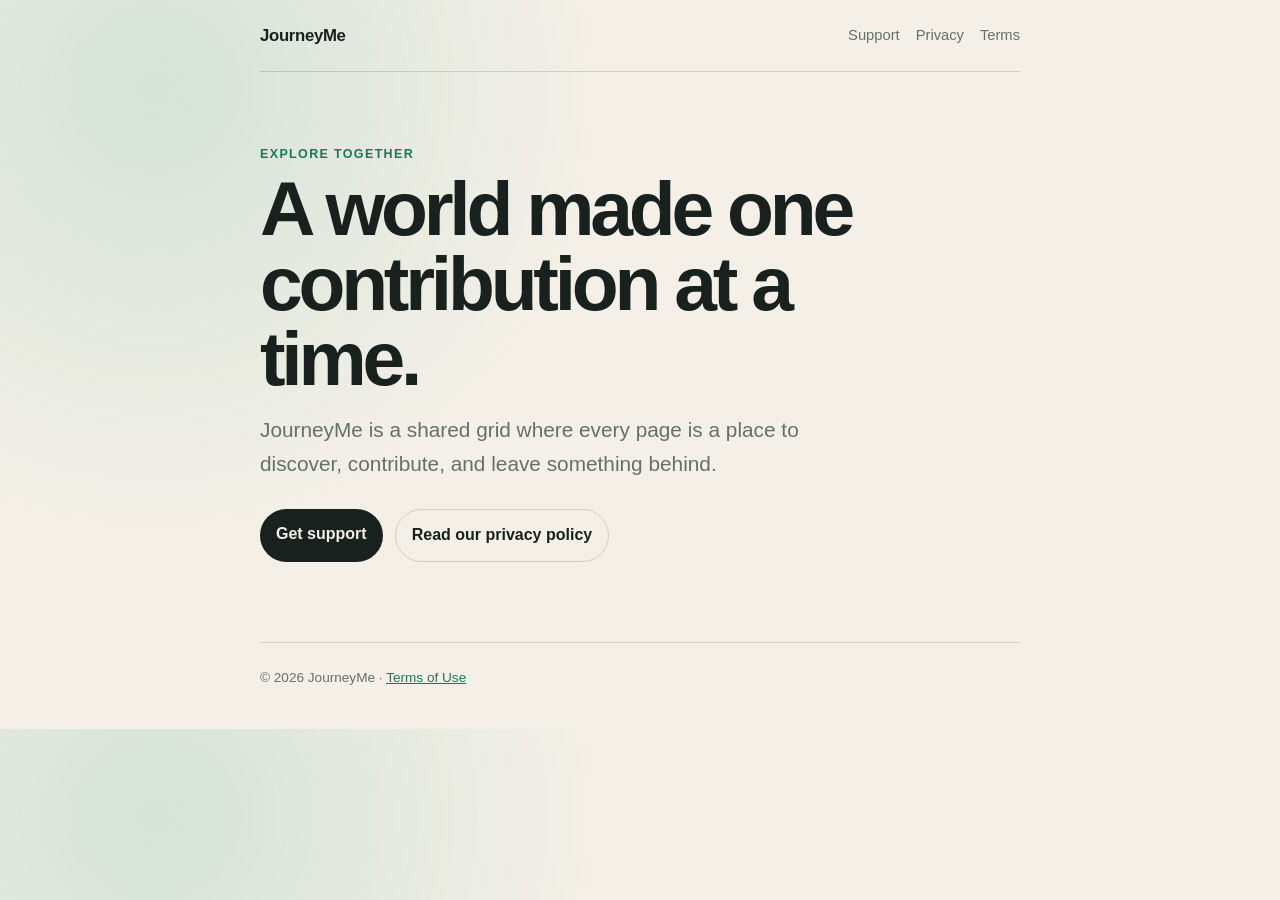
<file: journeyme/index.html>
<!doctype html>
<html lang="en">
<head>
  <meta charset="utf-8">
  <meta name="viewport" content="width=device-width, initial-scale=1">
  <meta name="description" content="Official support and privacy information for JourneyMe.">
  <title>JourneyMe</title>
  <link rel="stylesheet" href="styles.css">
</head>
<body>
  <div class="shell">
    <header>
      <a class="brand" href="index.html">JourneyMe</a>
      <nav aria-label="Main navigation">
        <a href="support.html">Support</a>
        <a href="privacy.html">Privacy</a>
        <a href="terms.html">Terms</a>
      </nav>
    </header>
    <main>
      <div class="eyebrow">Explore together</div>
      <h1>A world made one contribution at a time.</h1>
      <p class="lede">JourneyMe is a shared grid where every page is a place to discover, contribute, and leave something behind.</p>
      <div class="actions">
        <a class="button" href="support.html">Get support</a>
        <a class="button secondary" href="privacy.html">Read our privacy policy</a>
      </div>
    </main>
    <footer>© 2026 JourneyMe · <a href="terms.html">Terms of Use</a></footer>
  </div>
</body>
</html>
</file>
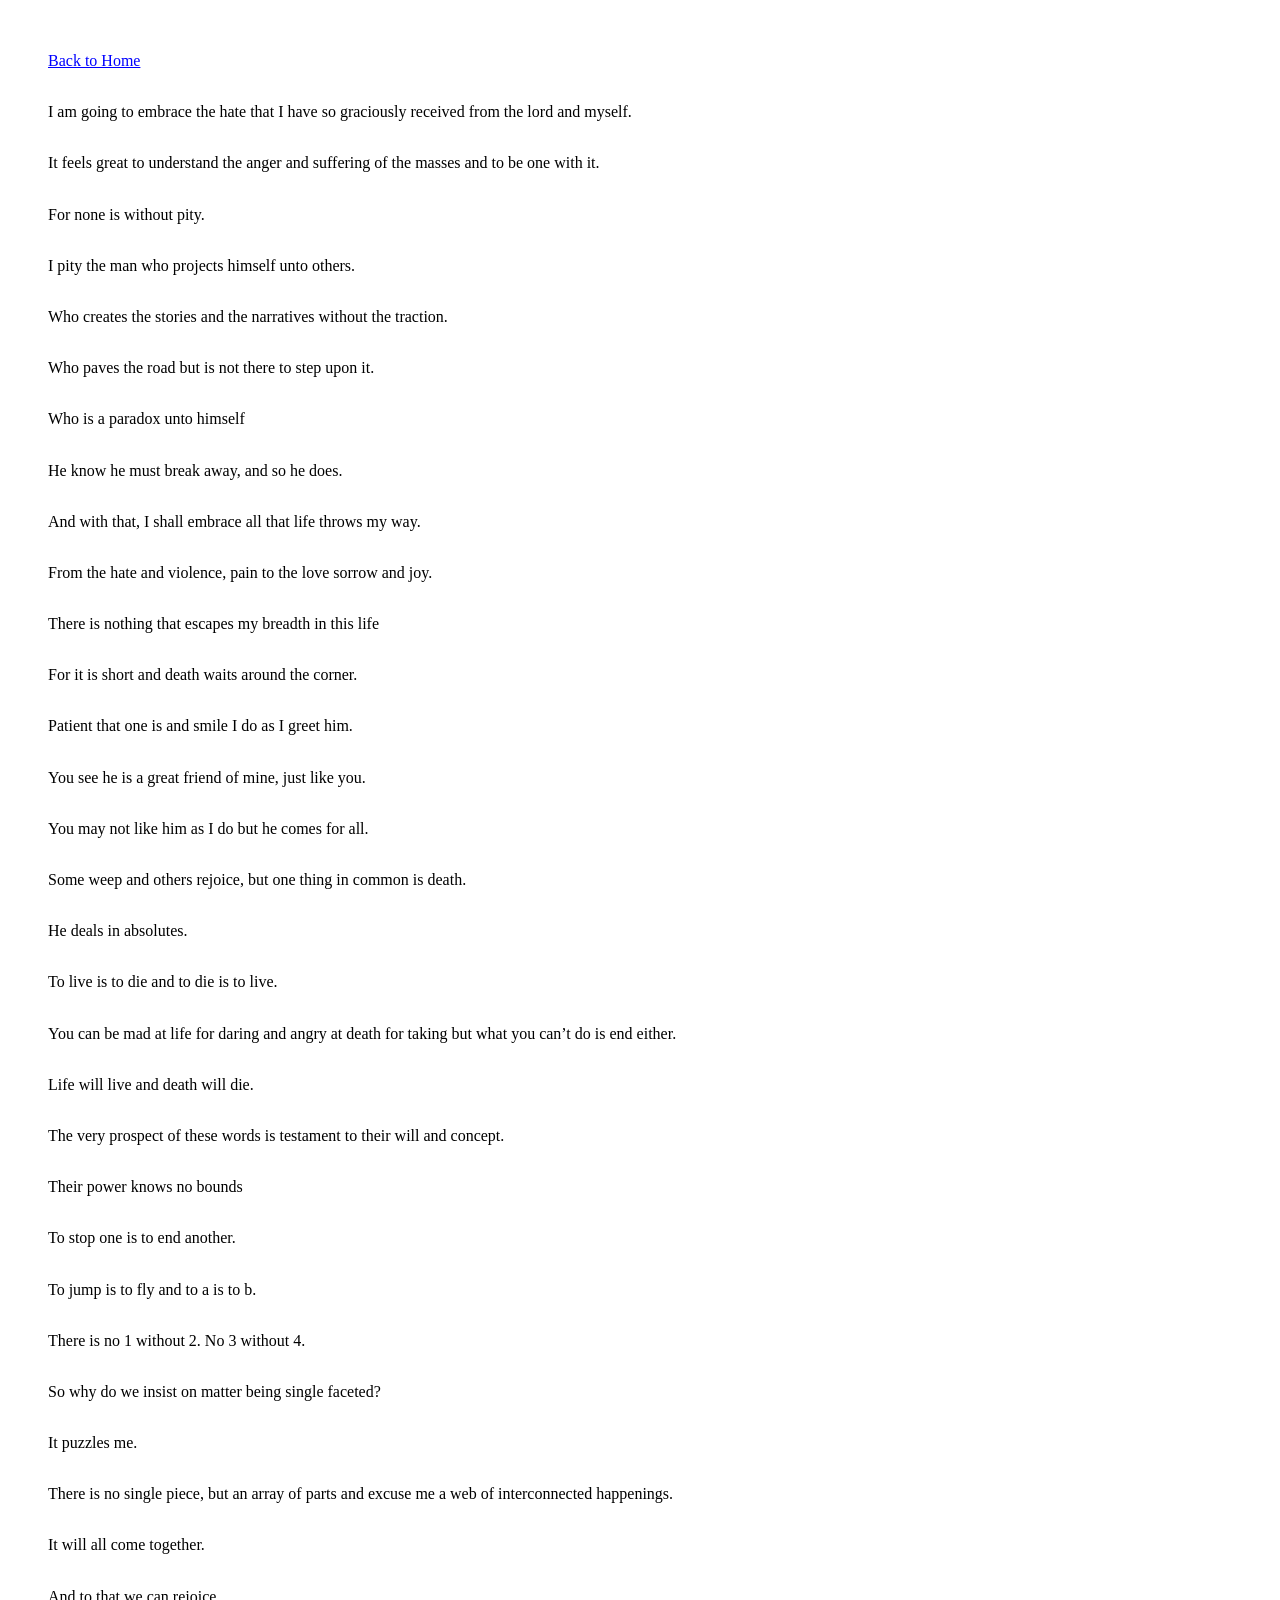
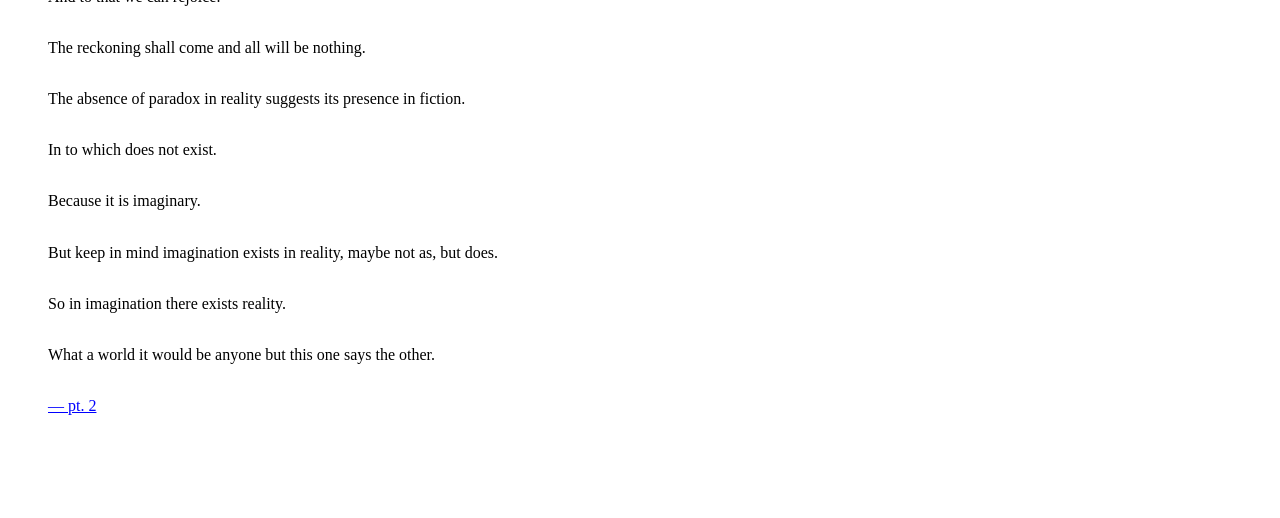
<file: part1.html>
<!DOCTYPE html>
<html lang="en">
<head>
<meta charset="UTF-8">
<title>Part 1</title>
<style>
    body { white-space: pre-wrap; font-family: serif; line-height: 1.6; padding: 40px; }
    a { color: blue; text-decoration: underline; }
</style>
</head>
<a href="index.html">Back to Home</a>
<body>
I am going to embrace the hate that I have so graciously received from the lord and myself. 

It feels great to understand the anger and suffering of the masses and to be one with it. 

For none is without pity. 

I pity the man who projects himself unto others. 

Who creates the stories and the narratives without the traction.

Who paves the road but is not there to step upon it. 

Who is a paradox unto himself 

He know he must break away, and so he does. 

And with that, I shall embrace all that life throws my way. 

From the hate and violence, pain to the love sorrow and joy. 

There is nothing that escapes my breadth in this life 

For it is short and death waits around the corner. 

Patient that one is and smile I do as I greet him. 

You see he is a great friend of mine, just like you. 

You may not like him as I do but he comes for all.

Some weep and others rejoice, but one thing in common is death. 

He deals in absolutes. 

To live is to die and to die is to live. 

You can be mad at life for daring and angry at death for taking but what you can’t do is end either. 

Life will live and death will die. 

The very prospect of these words is testament to their will and concept. 

Their power knows no bounds

To stop one is to end another. 

To jump is to fly and to a is to b. 

There is no 1 without 2. No 3 without 4. 

So why do we insist on matter being single faceted?

It puzzles me. 

There is no single piece, but an array of parts and excuse me a web of interconnected happenings. 

It will all come together. 

And to that we can rejoice. 

The reckoning shall come and all will be nothing. 

The absence of paradox in reality suggests its presence in fiction. 

In to which does not exist. 

Because it is imaginary. 

But keep in mind imagination exists in reality, maybe not as, but does. 

So in imagination there exists reality. 

What a world it would be anyone but this one says the other. 

<a href="part2.html">— pt. 2</a>
</body>
</html>
</file>
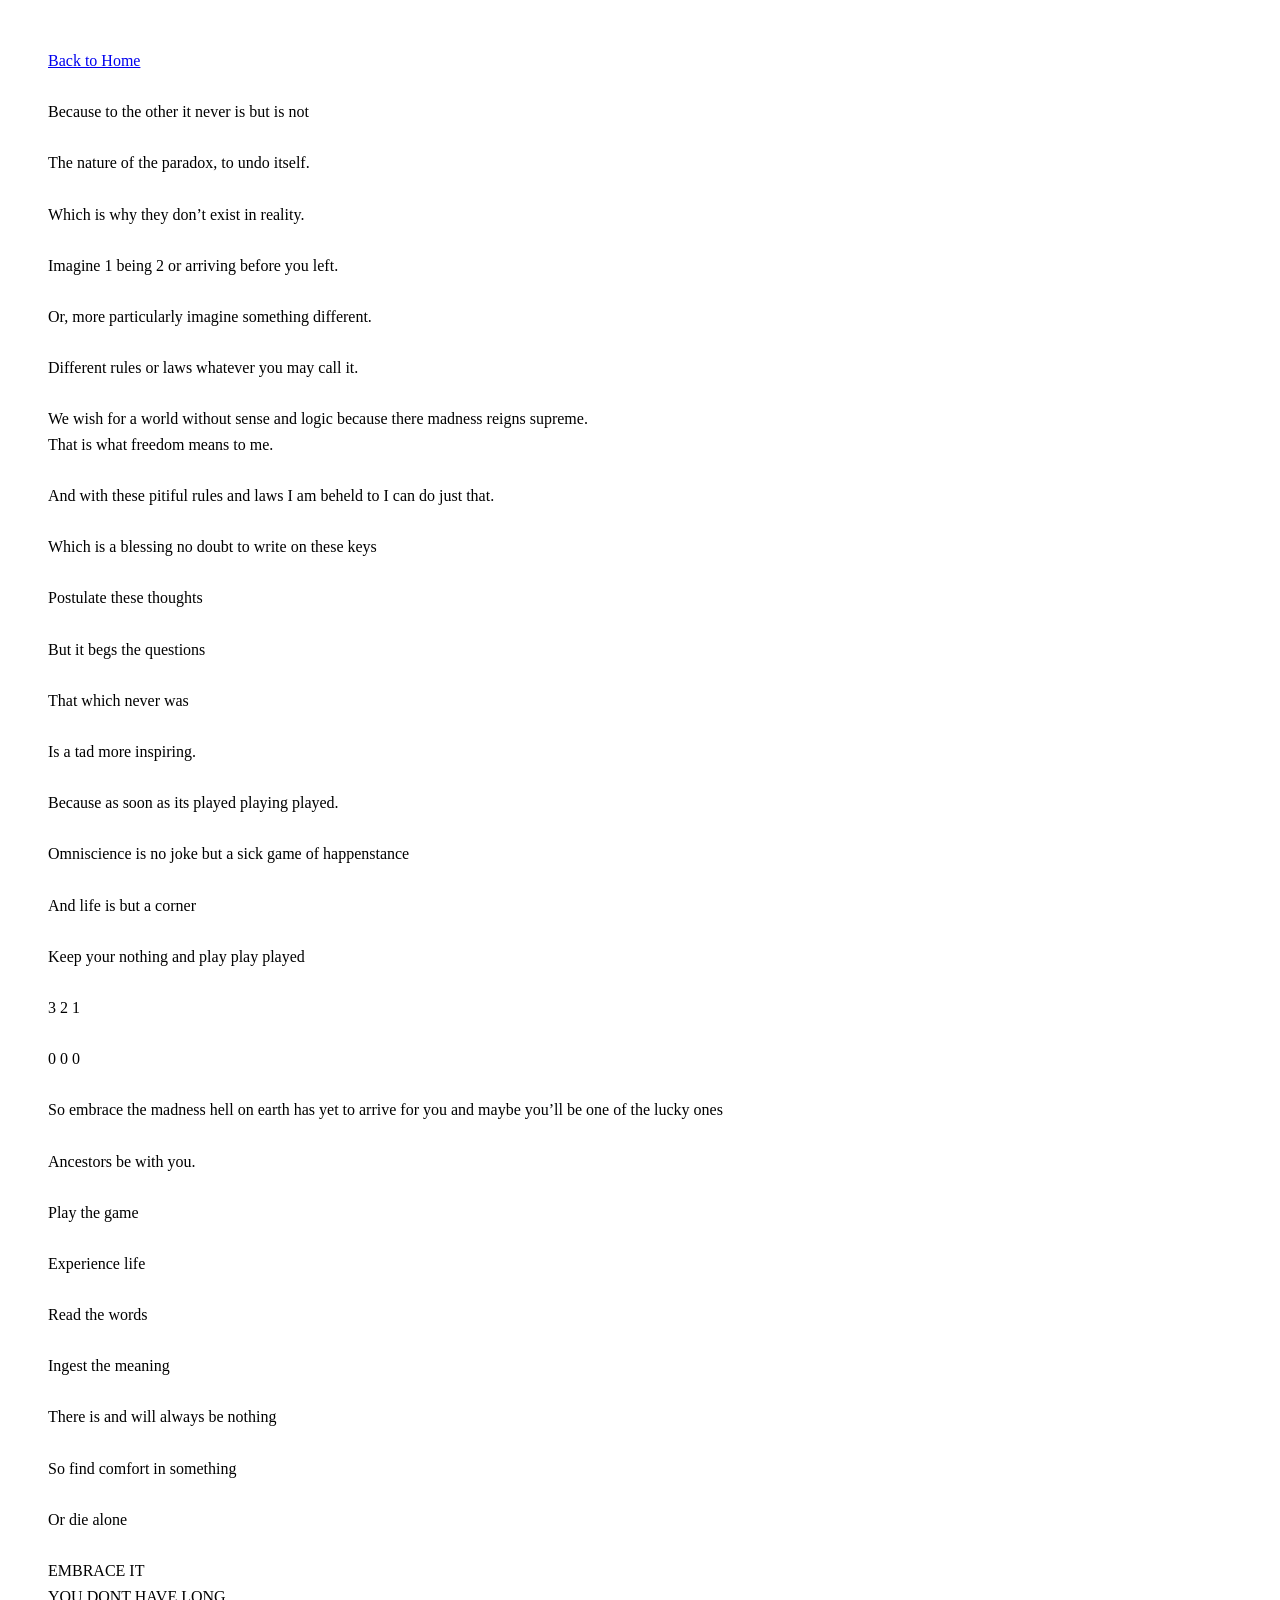
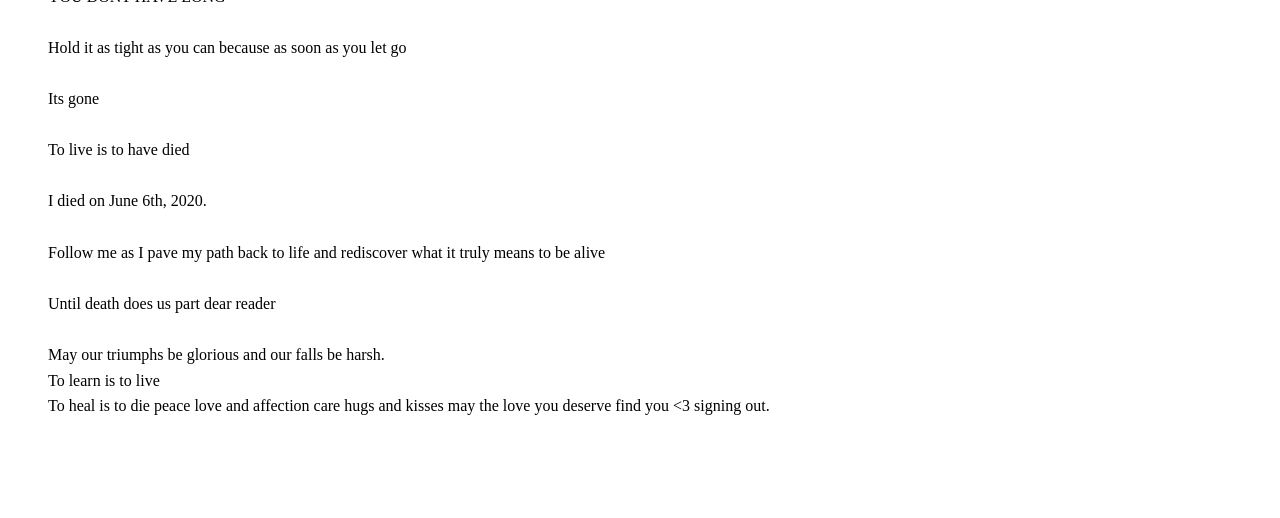
<file: part2.html>
<!DOCTYPE html>
<html lang="en">
<head>
<meta charset="UTF-8">
<title>Part 2</title>
<style>
    body { white-space: pre-wrap; font-family: serif; line-height: 1.6; padding: 40px; }
</style>
</head>
<a href="index.html">Back to Home</a>
<body>
Because to the other it never is but is not 

The nature of the paradox, to undo itself. 

Which is why they don’t exist in reality. 

Imagine 1 being 2 or arriving before you left. 

Or, more particularly imagine something different. 

Different rules or laws whatever you may call it. 

We wish for a world without sense and logic because there madness reigns supreme. 
That is what freedom means to me.

And with these pitiful rules and laws I am beheld to I can do just that. 

Which is a blessing no doubt to write on these keys 

Postulate these thoughts 

But it begs the questions 

That which never was

Is a tad more inspiring. 

Because as soon as its played playing played.

Omniscience is no joke but a sick game of happenstance 

And life is but a corner 

Keep your nothing and play play played 

3 2 1 

0 0 0 

So embrace the madness hell on earth has yet to arrive for you and maybe you’ll be one of the lucky ones 

Ancestors be with you. 

Play the game 

Experience life 

Read the words 

Ingest the meaning 

There is and will always be nothing 

So find comfort in something 

Or die alone 

EMBRACE IT
YOU DONT HAVE LONG

Hold it as tight as you can because as soon as you let go 

Its gone 

To live is to have died 

I died on June 6th, 2020. 

Follow me as I pave my path back to life and rediscover what it truly means to be alive 

Until death does us part dear reader

May our triumphs be glorious and our falls be harsh. 
To learn is to live 
To heal is to die peace love and affection care hugs and kisses may the love you deserve find you <3 signing out.
</body>
</html>
</file>
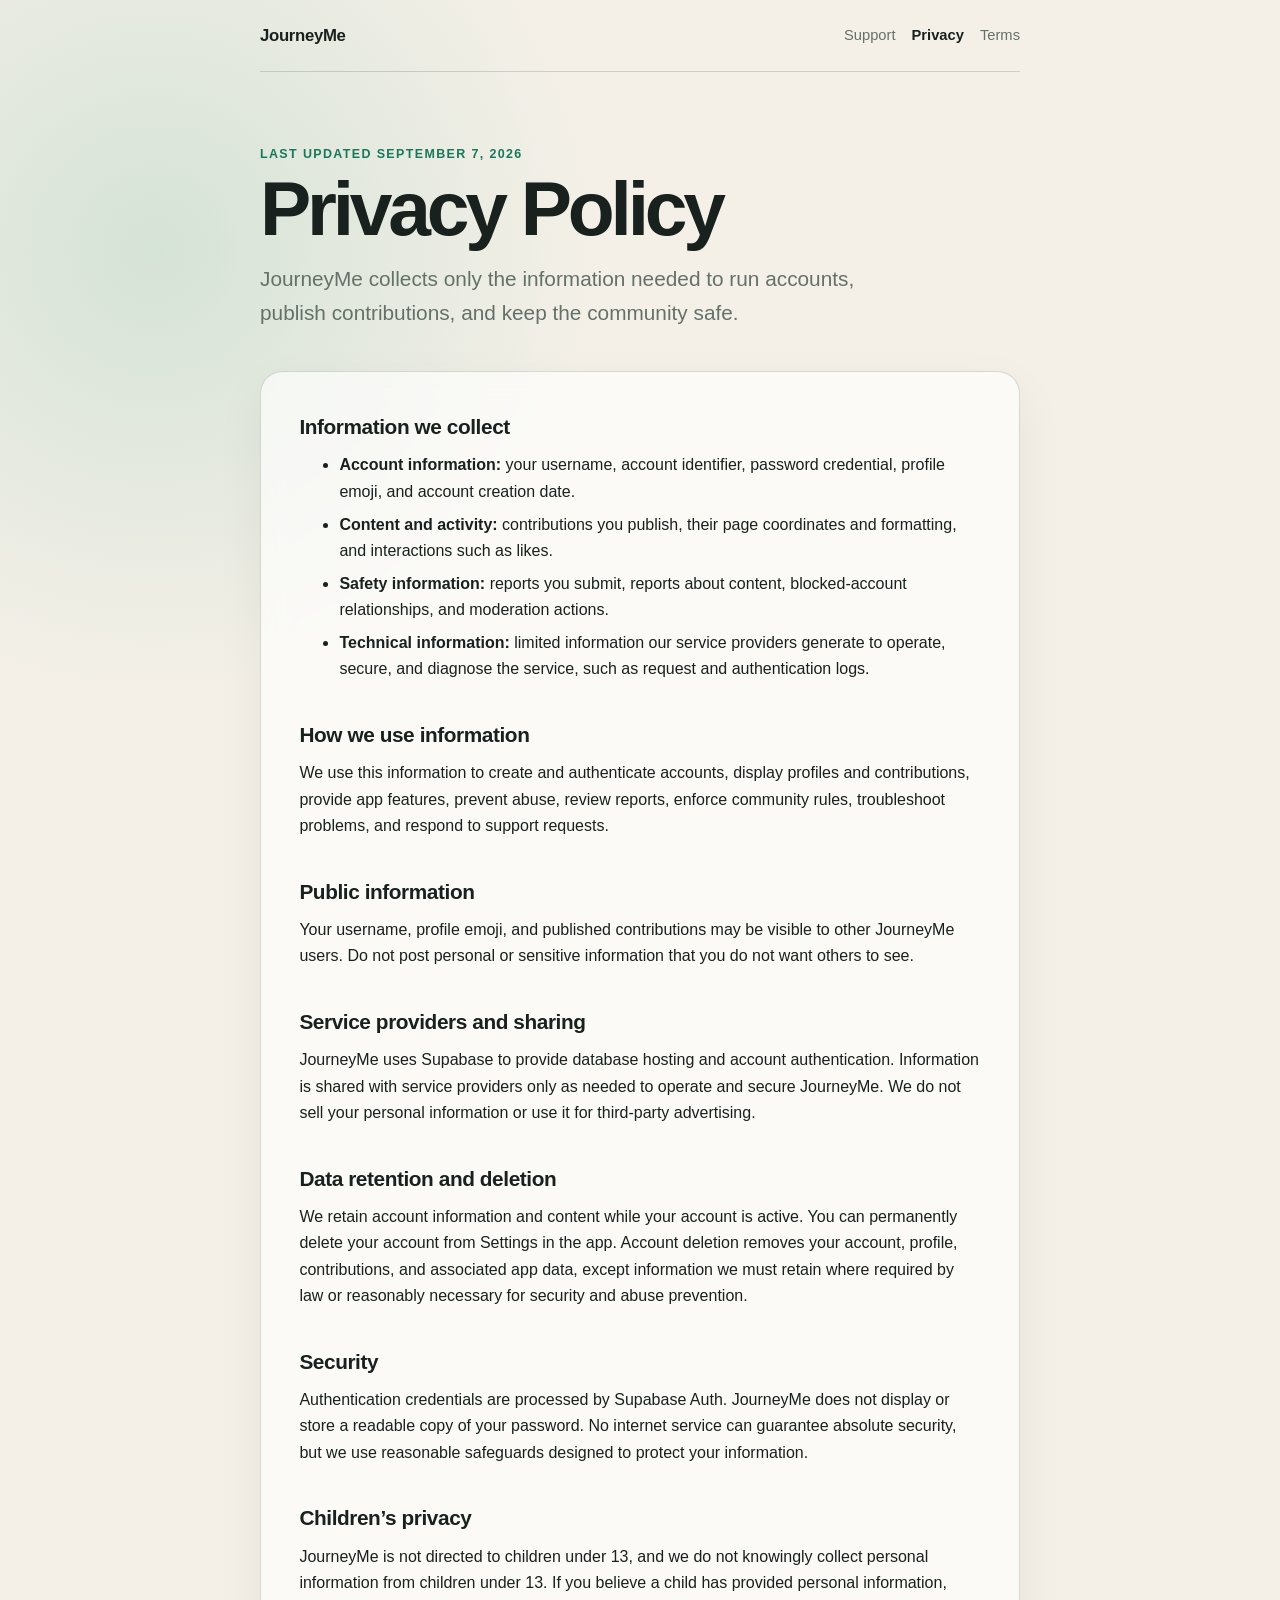
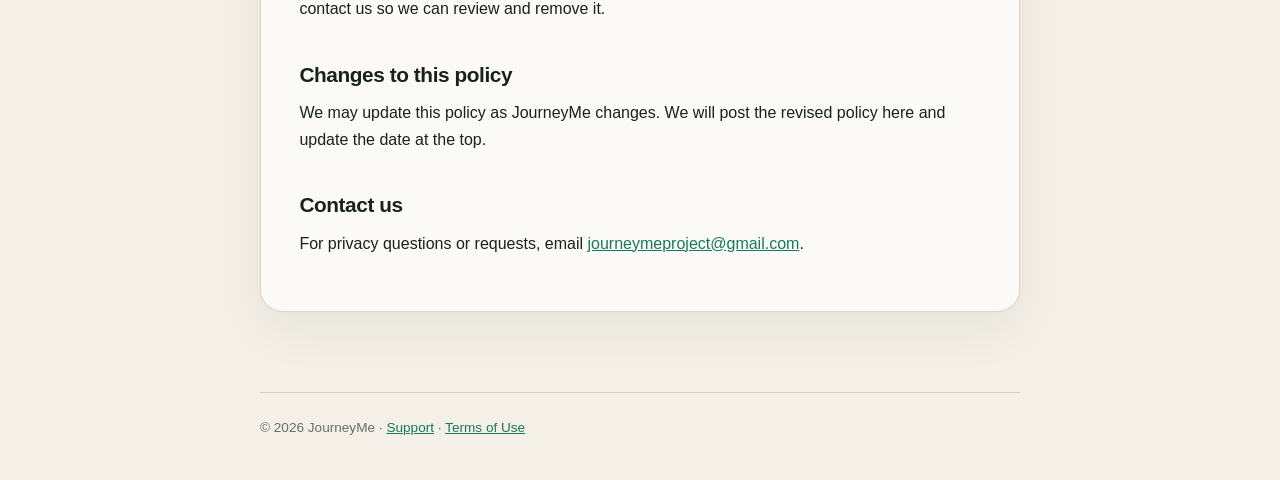
<file: journeyme/privacy.html>
<!doctype html>
<html lang="en">
<head>
  <meta charset="utf-8">
  <meta name="viewport" content="width=device-width, initial-scale=1">
  <meta name="description" content="Privacy Policy for the JourneyMe iOS app.">
  <title>Privacy Policy — JourneyMe</title>
  <link rel="stylesheet" href="styles.css">
</head>
<body>
  <div class="shell">
    <header>
      <a class="brand" href="index.html">JourneyMe</a>
      <nav aria-label="Main navigation">
        <a href="support.html">Support</a>
        <a href="privacy.html" aria-current="page">Privacy</a>
        <a href="terms.html">Terms</a>
      </nav>
    </header>
    <main>
      <div class="eyebrow">Last updated September 7, 2026</div>
      <h1>Privacy Policy</h1>
      <p class="lede">JourneyMe collects only the information needed to run accounts, publish contributions, and keep the community safe.</p>

      <article class="card">
        <h2>Information we collect</h2>
        <ul>
          <li><strong>Account information:</strong> your username, account identifier, password credential, profile emoji, and account creation date.</li>
          <li><strong>Content and activity:</strong> contributions you publish, their page coordinates and formatting, and interactions such as likes.</li>
          <li><strong>Safety information:</strong> reports you submit, reports about content, blocked-account relationships, and moderation actions.</li>
          <li><strong>Technical information:</strong> limited information our service providers generate to operate, secure, and diagnose the service, such as request and authentication logs.</li>
        </ul>

        <h2>How we use information</h2>
        <p>We use this information to create and authenticate accounts, display profiles and contributions, provide app features, prevent abuse, review reports, enforce community rules, troubleshoot problems, and respond to support requests.</p>

        <h2>Public information</h2>
        <p>Your username, profile emoji, and published contributions may be visible to other JourneyMe users. Do not post personal or sensitive information that you do not want others to see.</p>

        <h2>Service providers and sharing</h2>
        <p>JourneyMe uses Supabase to provide database hosting and account authentication. Information is shared with service providers only as needed to operate and secure JourneyMe. We do not sell your personal information or use it for third-party advertising.</p>

        <h2>Data retention and deletion</h2>
        <p>We retain account information and content while your account is active. You can permanently delete your account from Settings in the app. Account deletion removes your account, profile, contributions, and associated app data, except information we must retain where required by law or reasonably necessary for security and abuse prevention.</p>

        <h2>Security</h2>
        <p>Authentication credentials are processed by Supabase Auth. JourneyMe does not display or store a readable copy of your password. No internet service can guarantee absolute security, but we use reasonable safeguards designed to protect your information.</p>

        <h2>Children’s privacy</h2>
        <p>JourneyMe is not directed to children under 13, and we do not knowingly collect personal information from children under 13. If you believe a child has provided personal information, contact us so we can review and remove it.</p>

        <h2>Changes to this policy</h2>
        <p>We may update this policy as JourneyMe changes. We will post the revised policy here and update the date at the top.</p>

        <h2>Contact us</h2>
        <p>For privacy questions or requests, email <a href="mailto:journeymeproject@gmail.com?subject=JourneyMe%20Privacy">journeymeproject@gmail.com</a>.</p>
      </article>
    </main>
    <footer>© 2026 JourneyMe · <a href="support.html">Support</a> · <a href="terms.html">Terms of Use</a></footer>
  </div>
</body>
</html>
</file>
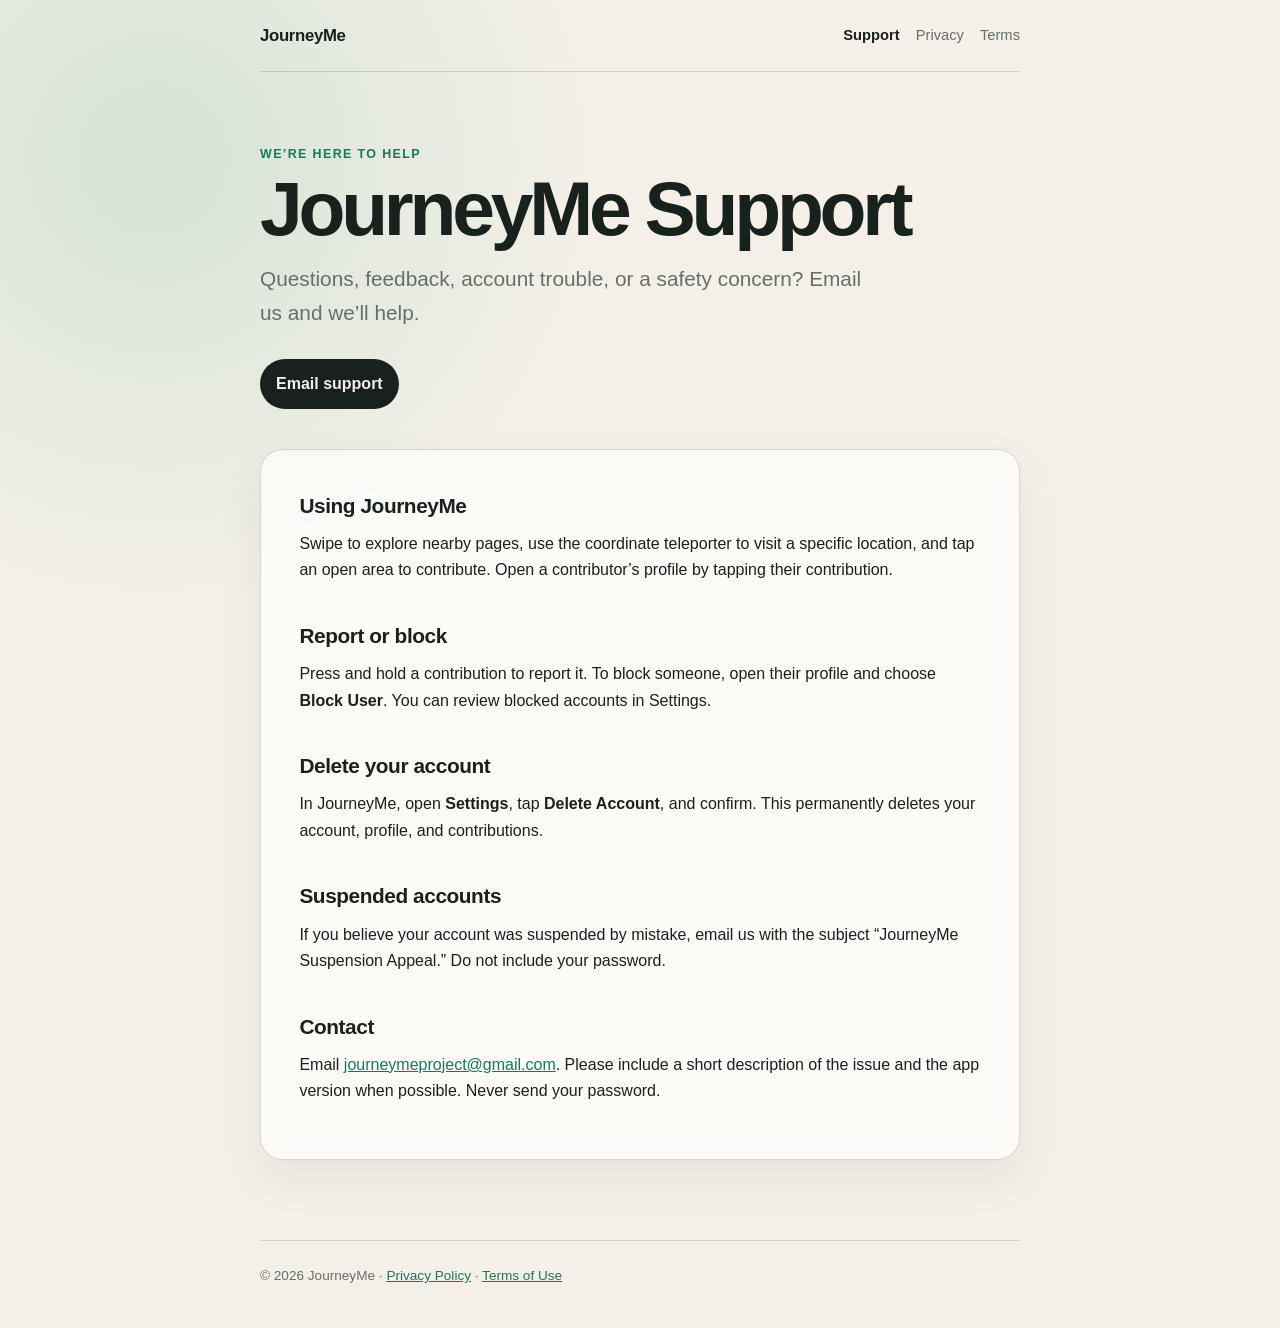
<file: journeyme/support.html>
<!doctype html>
<html lang="en">
<head>
  <meta charset="utf-8">
  <meta name="viewport" content="width=device-width, initial-scale=1">
  <meta name="description" content="Get help with JourneyMe, report a safety concern, or request account support.">
  <title>Support — JourneyMe</title>
  <link rel="stylesheet" href="styles.css">
</head>
<body>
  <div class="shell">
    <header>
      <a class="brand" href="index.html">JourneyMe</a>
      <nav aria-label="Main navigation">
        <a href="support.html" aria-current="page">Support</a>
        <a href="privacy.html">Privacy</a>
        <a href="terms.html">Terms</a>
      </nav>
    </header>
    <main>
      <div class="eyebrow">We’re here to help</div>
      <h1>JourneyMe Support</h1>
      <p class="lede">Questions, feedback, account trouble, or a safety concern? Email us and we’ll help.</p>
      <div class="actions">
        <a class="button" href="mailto:journeymeproject@gmail.com?subject=JourneyMe%20Support">Email support</a>
      </div>

      <section class="card">
        <h2>Using JourneyMe</h2>
        <p>Swipe to explore nearby pages, use the coordinate teleporter to visit a specific location, and tap an open area to contribute. Open a contributor’s profile by tapping their contribution.</p>

        <h2>Report or block</h2>
        <p>Press and hold a contribution to report it. To block someone, open their profile and choose <strong>Block User</strong>. You can review blocked accounts in Settings.</p>

        <h2>Delete your account</h2>
        <p>In JourneyMe, open <strong>Settings</strong>, tap <strong>Delete Account</strong>, and confirm. This permanently deletes your account, profile, and contributions.</p>

        <h2>Suspended accounts</h2>
        <p>If you believe your account was suspended by mistake, email us with the subject “JourneyMe Suspension Appeal.” Do not include your password.</p>

        <h2>Contact</h2>
        <p>Email <a href="mailto:journeymeproject@gmail.com">journeymeproject@gmail.com</a>. Please include a short description of the issue and the app version when possible. Never send your password.</p>
      </section>
    </main>
    <footer>© 2026 JourneyMe · <a href="privacy.html">Privacy Policy</a> · <a href="terms.html">Terms of Use</a></footer>
  </div>
</body>
</html>
</file>
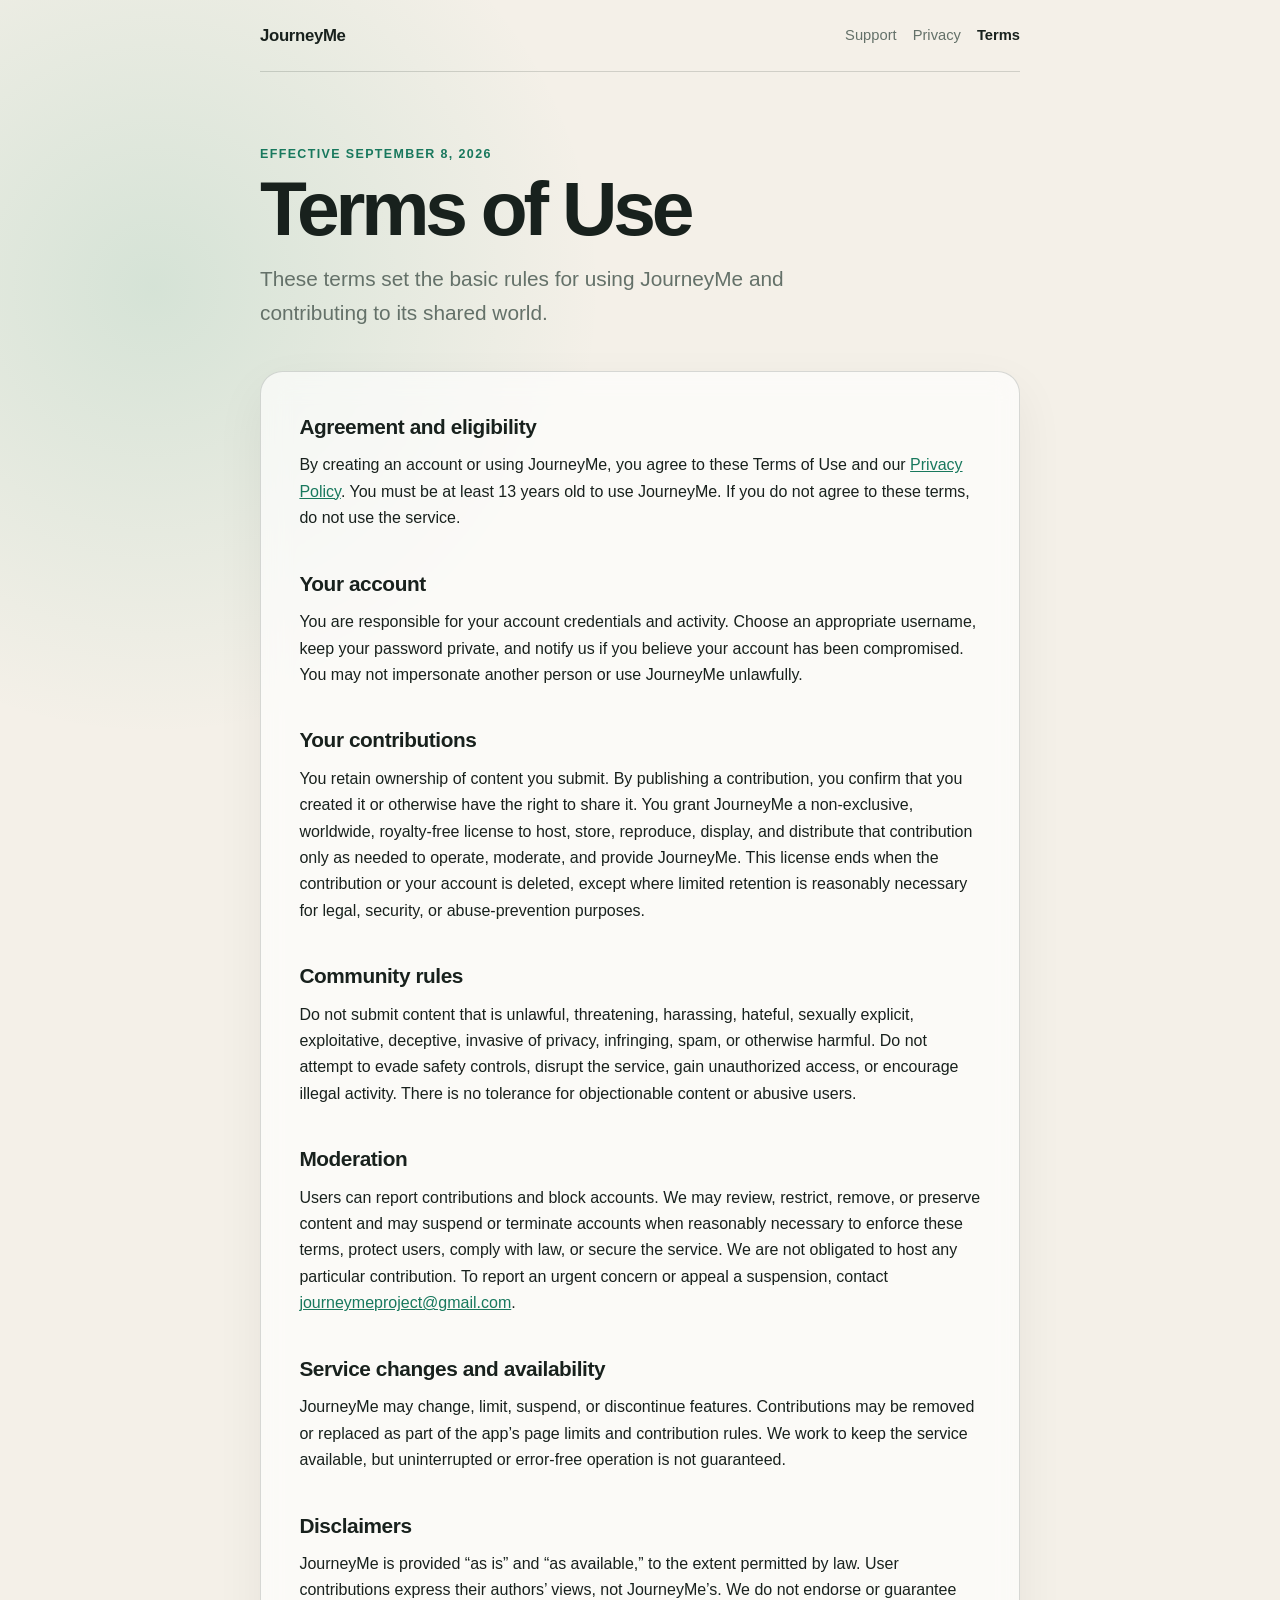
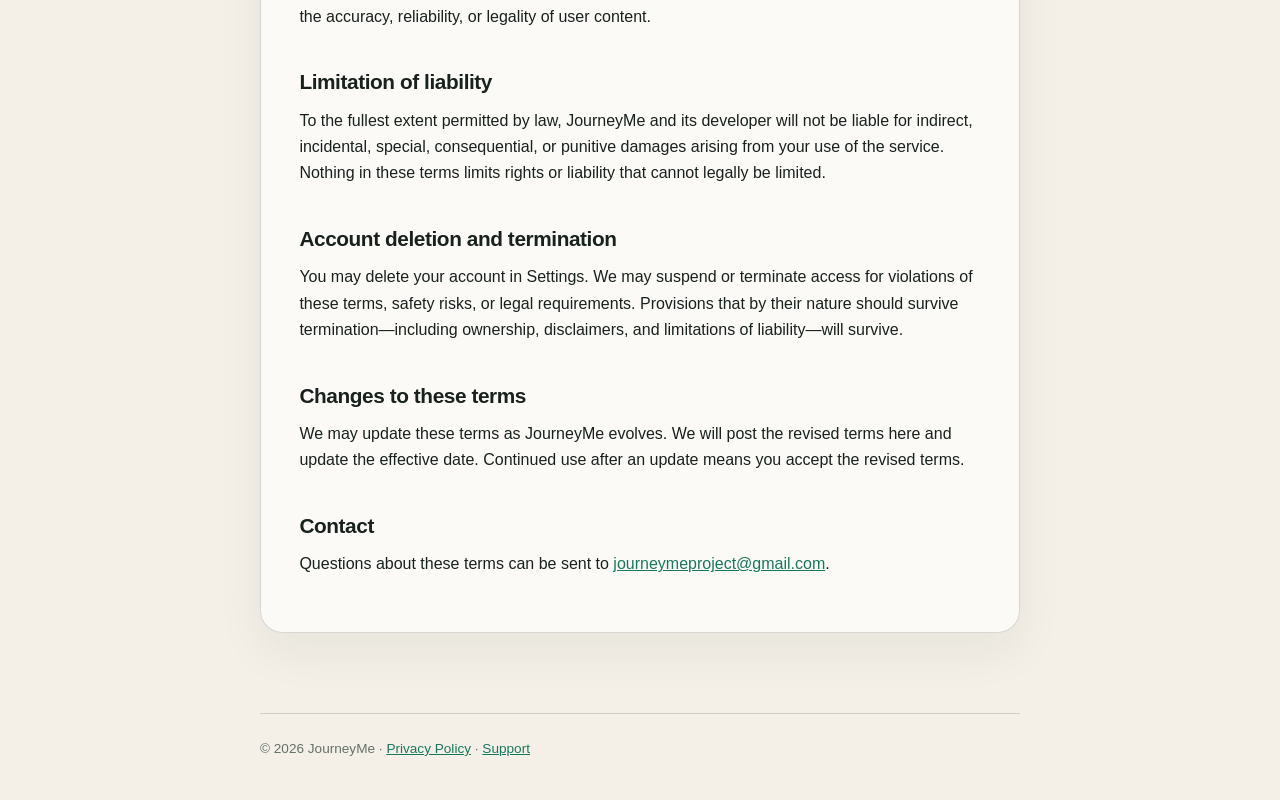
<file: journeyme/terms.html>
<!doctype html>
<html lang="en">
<head>
  <meta charset="utf-8">
  <meta name="viewport" content="width=device-width, initial-scale=1">
  <meta name="description" content="Terms of Use for the JourneyMe iOS app.">
  <title>Terms of Use — JourneyMe</title>
  <link rel="stylesheet" href="styles.css">
</head>
<body>
  <div class="shell">
    <header>
      <a class="brand" href="index.html">JourneyMe</a>
      <nav aria-label="Main navigation">
        <a href="support.html">Support</a>
        <a href="privacy.html">Privacy</a>
        <a href="terms.html" aria-current="page">Terms</a>
      </nav>
    </header>
    <main>
      <div class="eyebrow">Effective September 8, 2026</div>
      <h1>Terms of Use</h1>
      <p class="lede">These terms set the basic rules for using JourneyMe and contributing to its shared world.</p>

      <article class="card">
        <h2>Agreement and eligibility</h2>
        <p>By creating an account or using JourneyMe, you agree to these Terms of Use and our <a href="privacy.html">Privacy Policy</a>. You must be at least 13 years old to use JourneyMe. If you do not agree to these terms, do not use the service.</p>

        <h2>Your account</h2>
        <p>You are responsible for your account credentials and activity. Choose an appropriate username, keep your password private, and notify us if you believe your account has been compromised. You may not impersonate another person or use JourneyMe unlawfully.</p>

        <h2>Your contributions</h2>
        <p>You retain ownership of content you submit. By publishing a contribution, you confirm that you created it or otherwise have the right to share it. You grant JourneyMe a non-exclusive, worldwide, royalty-free license to host, store, reproduce, display, and distribute that contribution only as needed to operate, moderate, and provide JourneyMe. This license ends when the contribution or your account is deleted, except where limited retention is reasonably necessary for legal, security, or abuse-prevention purposes.</p>

        <h2>Community rules</h2>
        <p>Do not submit content that is unlawful, threatening, harassing, hateful, sexually explicit, exploitative, deceptive, invasive of privacy, infringing, spam, or otherwise harmful. Do not attempt to evade safety controls, disrupt the service, gain unauthorized access, or encourage illegal activity. There is no tolerance for objectionable content or abusive users.</p>

        <h2>Moderation</h2>
        <p>Users can report contributions and block accounts. We may review, restrict, remove, or preserve content and may suspend or terminate accounts when reasonably necessary to enforce these terms, protect users, comply with law, or secure the service. We are not obligated to host any particular contribution. To report an urgent concern or appeal a suspension, contact <a href="mailto:journeymeproject@gmail.com">journeymeproject@gmail.com</a>.</p>

        <h2>Service changes and availability</h2>
        <p>JourneyMe may change, limit, suspend, or discontinue features. Contributions may be removed or replaced as part of the app’s page limits and contribution rules. We work to keep the service available, but uninterrupted or error-free operation is not guaranteed.</p>

        <h2>Disclaimers</h2>
        <p>JourneyMe is provided “as is” and “as available,” to the extent permitted by law. User contributions express their authors’ views, not JourneyMe’s. We do not endorse or guarantee the accuracy, reliability, or legality of user content.</p>

        <h2>Limitation of liability</h2>
        <p>To the fullest extent permitted by law, JourneyMe and its developer will not be liable for indirect, incidental, special, consequential, or punitive damages arising from your use of the service. Nothing in these terms limits rights or liability that cannot legally be limited.</p>

        <h2>Account deletion and termination</h2>
        <p>You may delete your account in Settings. We may suspend or terminate access for violations of these terms, safety risks, or legal requirements. Provisions that by their nature should survive termination—including ownership, disclaimers, and limitations of liability—will survive.</p>

        <h2>Changes to these terms</h2>
        <p>We may update these terms as JourneyMe evolves. We will post the revised terms here and update the effective date. Continued use after an update means you accept the revised terms.</p>

        <h2>Contact</h2>
        <p>Questions about these terms can be sent to <a href="mailto:journeymeproject@gmail.com?subject=JourneyMe%20Terms">journeymeproject@gmail.com</a>.</p>
      </article>
    </main>
    <footer>© 2026 JourneyMe · <a href="privacy.html">Privacy Policy</a> · <a href="support.html">Support</a></footer>
  </div>
</body>
</html>
</file>
<file: journeyme/styles.css>
:root {
  color-scheme: light dark;
  --paper: #f4f0e8;
  --ink: #18211d;
  --muted: #647169;
  --line: rgba(24, 33, 29, 0.16);
  --accent: #18785d;
  --card: rgba(255, 255, 255, 0.66);
}

* { box-sizing: border-box; }

body {
  margin: 0;
  background:
    radial-gradient(circle at 12% 12%, rgba(38, 151, 112, 0.15), transparent 28rem),
    var(--paper);
  color: var(--ink);
  font-family: ui-rounded, "SF Pro Rounded", -apple-system, BlinkMacSystemFont, "Segoe UI", sans-serif;
  line-height: 1.65;
}

a { color: var(--accent); }
a:hover { text-decoration-thickness: 2px; }

.shell {
  width: min(760px, calc(100% - 2rem));
  margin: 0 auto;
}

header {
  display: flex;
  align-items: center;
  justify-content: space-between;
  gap: 1rem;
  padding: 1.35rem 0;
  border-bottom: 1px solid var(--line);
}

.brand {
  color: var(--ink);
  font-size: 1.05rem;
  font-weight: 800;
  letter-spacing: -0.02em;
  text-decoration: none;
}

nav { display: flex; gap: 1rem; font-size: 0.92rem; }
nav a { color: var(--muted); text-decoration: none; }
nav a[aria-current="page"] { color: var(--ink); font-weight: 700; }

main { padding: 4.5rem 0 5rem; }

.eyebrow {
  color: var(--accent);
  font-size: 0.78rem;
  font-weight: 800;
  letter-spacing: 0.11em;
  text-transform: uppercase;
}

h1 {
  max-width: 700px;
  margin: 0.4rem 0 1rem;
  font-size: clamp(2.5rem, 8vw, 4.8rem);
  line-height: 0.98;
  letter-spacing: -0.055em;
}

.lede {
  max-width: 620px;
  color: var(--muted);
  font-size: clamp(1.05rem, 3vw, 1.3rem);
}

.card {
  margin-top: 2.5rem;
  padding: clamp(1.25rem, 5vw, 2.4rem);
  background: var(--card);
  border: 1px solid var(--line);
  border-radius: 1.4rem;
  box-shadow: 0 18px 50px rgba(24, 33, 29, 0.06);
  backdrop-filter: blur(14px);
}

h2 { margin: 2.2rem 0 0.45rem; font-size: 1.3rem; letter-spacing: -0.02em; }
h2:first-child { margin-top: 0; }
p, ul { margin: 0.5rem 0 1rem; }
li + li { margin-top: 0.4rem; }

.actions { display: flex; flex-wrap: wrap; gap: 0.75rem; margin-top: 1.75rem; }
.button {
  display: inline-block;
  padding: 0.75rem 1rem;
  border-radius: 999px;
  background: var(--ink);
  color: var(--paper);
  font-weight: 750;
  text-decoration: none;
}

.button.secondary { background: transparent; color: var(--ink); border: 1px solid var(--line); }
.meta { color: var(--muted); font-size: 0.9rem; }

footer {
  padding: 1.5rem 0 2.5rem;
  border-top: 1px solid var(--line);
  color: var(--muted);
  font-size: 0.85rem;
}

@media (prefers-color-scheme: dark) {
  :root {
    --paper: #101713;
    --ink: #eff6f1;
    --muted: #a6b3aa;
    --line: rgba(239, 246, 241, 0.14);
    --accent: #62d6ad;
    --card: rgba(26, 37, 31, 0.72);
  }
}
</file>
